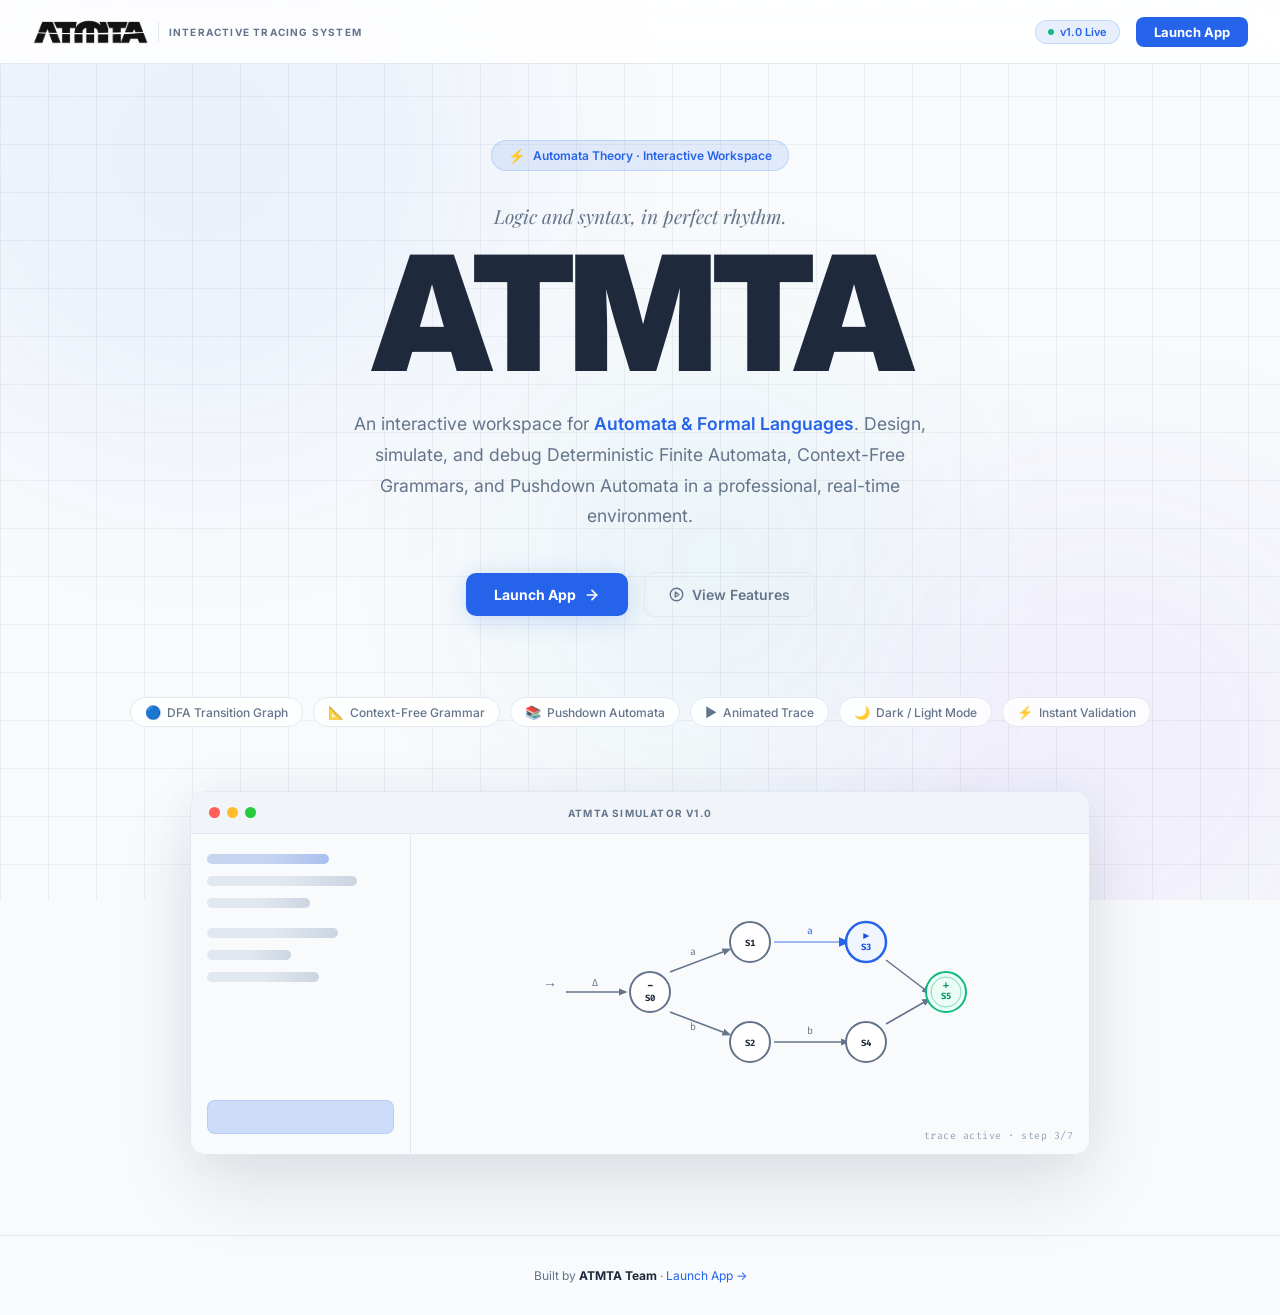
<file: Automata-Theory/index.html>
<!DOCTYPE html>
<html lang="en">

<head>
    <meta charset="UTF-8">
    <meta name="viewport" content="width=device-width, initial-scale=1.0">
    <title>ATMTA - Interactive Tracing System</title>
    <meta name="description" content="An interactive workspace for Automata & Formal Languages. Design, simulate, and debug DFAs, CFGs, and PDAs in real-time.">
    <link href="https://fonts.googleapis.com/css2?family=Inter:wght@300;400;500;600;700;800;900&family=Fira+Code:wght@400;500&family=Playfair+Display:ital@1&display=swap" rel="stylesheet">

    <style>
        *, *::before, *::after { box-sizing: border-box; margin: 0; padding: 0; }

:root {
            --bg: #f8fafc;
            --bg2: #ffffff;
            --border: #e2e8f0;
            --accent: #2563eb;
            --accent2: #2563eb;
            --accent-glow: rgba(37, 99, 235, 0.2);
            --text: #1e293b;
            --muted: #64748b;
            --green: #10b981;
            --card-bg: rgba(255, 255, 255, 0.85);
        }

        html { scroll-behavior: smooth; }

        body {
            font-family: 'Inter', sans-serif;
            background-color: var(--bg);
            color: var(--text);
            min-height: 100vh;
            overflow-x: hidden;
            display: flex;
            flex-direction: column;
        }

        /* ─── Animated grid background ─── */
        .bg-grid {
            position: fixed;
            inset: 0;
            z-index: 0;
            background-image:
                linear-gradient(to right, rgba(51, 65, 85, 0.06) 1px, transparent 1px),
                linear-gradient(to bottom, rgba(51, 65, 85, 0.06) 1px, transparent 1px);
            background-size: 48px 48px;
            pointer-events: none;
        }

        /* ─── Radial glow blobs ─── */
        .bg-blobs {
            position: fixed;
            inset: 0;
            z-index: 0;
            pointer-events: none;
            overflow: hidden;
        }
        .blob {
            position: absolute;
            border-radius: 50%;
            filter: blur(120px);
            opacity: 0.06;
            animation: blobDrift 18s ease-in-out infinite alternate;
        }
        .blob-1 { width: 600px; height: 600px; background: #2563eb; top: -150px; left: -100px; animation-delay: 0s; }
        .blob-2 { width: 500px; height: 500px; background: #7c3aed; bottom: -100px; right: -80px; animation-delay: -6s; }
        .blob-3 { width: 400px; height: 400px; background: #0891b2; top: 40%; left: 40%; animation-delay: -12s; }

        @keyframes blobDrift {
            0%   { transform: translate(0, 0) scale(1); }
            50%  { transform: translate(40px, -30px) scale(1.08); }
            100% { transform: translate(-20px, 50px) scale(0.95); }
        }

        /* ─── Navbar ─── */
        nav {
            position: fixed;
            top: 0; left: 0; right: 0;
            z-index: 100;
            display: flex;
            align-items: center;
            justify-content: space-between;
            padding: 0 2rem;
            height: 64px;
            background: rgba(255, 255, 255, 0.85);
            backdrop-filter: blur(12px);
            border-bottom: 1px solid var(--border);
            animation: slideDown 0.6s cubic-bezier(0.16, 1, 0.3, 1) both;
        }

        @keyframes slideDown {
            from { transform: translateY(-100%); opacity: 0; }
            to   { transform: translateY(0);    opacity: 1; }
        }

        .nav-logo {
            display: flex;
            align-items: center;
            gap: 10px;
            text-decoration: none;
        }
        .nav-logo img { height: 28px; width: auto; object-fit: contain; }
        .nav-logo-divider { width: 1px; height: 20px; background: var(--border); }
        .nav-logo-text {
            font-size: 10px;
            font-weight: 700;
            letter-spacing: 0.12em;
            text-transform: uppercase;
            color: var(--muted);
        }

        .nav-right { display: flex; align-items: center; gap: 1rem; }
        .nav-badge {
            display: flex;
            align-items: center;
            gap: 6px;
            padding: 4px 12px;
            border-radius: 99px;
            border: 1px solid rgba(96, 165, 250, 0.3);
            background: rgba(37, 99, 235, 0.1);
            font-size: 11px;
            font-weight: 600;
            color: var(--accent2);
        }
        .nav-badge-dot {
            width: 6px; height: 6px;
            border-radius: 50%;
            background: var(--green);
            animation: pulse 2s infinite;
        }
        @keyframes pulse {
            0%, 100% { opacity: 1; transform: scale(1); }
            50%       { opacity: 0.5; transform: scale(1.4); }
        }

        .nav-cta {
            padding: 7px 18px;
            border-radius: 8px;
            background: var(--accent);
            color: #fff;
            font-size: 13px;
            font-weight: 700;
            text-decoration: none;
            transition: background 0.2s, transform 0.15s, box-shadow 0.2s;
            box-shadow: 0 0 0 0 var(--accent-glow);
        }
        .nav-cta:hover {
            background: #1d4ed8;
            transform: translateY(-1px);
            box-shadow: 0 8px 24px var(--accent-glow);
        }

        /* ─── Hero ─── */
        main {
            position: relative;
            z-index: 1;
            flex: 1;
            display: flex;
            flex-direction: column;
            align-items: center;
            padding: 140px 24px 80px;
        }

        .hero-eyebrow {
            display: inline-flex;
            align-items: center;
            gap: 8px;
            padding: 6px 16px;
            border-radius: 99px;
            border: 1px solid rgba(96, 165, 250, 0.3);
            background: rgba(37, 99, 235, 0.1);
            font-size: 12px;
            font-weight: 600;
            color: var(--accent2);
            margin-bottom: 2rem;
            opacity: 0;
            animation: fadeUp 0.7s 0.3s cubic-bezier(0.16, 1, 0.3, 1) forwards;
        }
        .hero-eyebrow-icon { font-size: 14px; }

        .hero-italic {
            font-family: 'Playfair Display', serif;
            font-style: italic;
            font-size: clamp(1rem, 2vw, 1.2rem);
            color: var(--muted);
            margin-bottom: 0.75rem;
            opacity: 0;
            animation: fadeUp 0.7s 0.5s cubic-bezier(0.16, 1, 0.3, 1) forwards;
        }

        .hero-title {
            font-size: clamp(5rem, 14vw, 10rem);
            font-weight: 900;
            letter-spacing: -0.04em;
            line-height: 0.9;
            color: #1e293b;
            text-align: center;
            margin-bottom: 1.5rem;
            opacity: 0;
            animation: fadeUp 0.8s 0.6s cubic-bezier(0.16, 1, 0.3, 1) forwards;
        }

        .hero-sub {
            font-size: clamp(0.9rem, 1.8vw, 1.1rem);
            color: var(--muted);
            max-width: 580px;
            text-align: center;
            line-height: 1.75;
            margin-bottom: 2.5rem;
            opacity: 0;
            animation: fadeUp 0.7s 0.8s cubic-bezier(0.16, 1, 0.3, 1) forwards;
        }
        .hero-sub strong { color: var(--accent2); font-weight: 600; }

        .hero-actions {
            display: flex;
            align-items: center;
            gap: 1rem;
            margin-bottom: 5rem;
            opacity: 0;
            animation: fadeUp 0.7s 1s cubic-bezier(0.16, 1, 0.3, 1) forwards;
        }

        .btn-primary {
            display: inline-flex;
            align-items: center;
            gap: 8px;
            padding: 13px 28px;
            border-radius: 10px;
            background: var(--accent);
            color: #fff;
            font-size: 14px;
            font-weight: 700;
            text-decoration: none;
            transition: all 0.2s;
            box-shadow: 0 4px 24px var(--accent-glow);
        }
        .btn-primary:hover {
            background: #1d4ed8;
            transform: translateY(-2px);
            box-shadow: 0 12px 32px var(--accent-glow);
        }
        .btn-primary svg { transition: transform 0.2s; }
        .btn-primary:hover svg { transform: translateX(3px); }

        .btn-secondary {
            display: inline-flex;
            align-items: center;
            gap: 8px;
            padding: 13px 24px;
            border-radius: 10px;
            border: 1px solid var(--border);
            color: var(--muted);
            font-size: 14px;
            font-weight: 600;
            text-decoration: none;
            transition: all 0.2s;
        }
        .btn-secondary:hover {
            border-color: var(--accent2);
            color: var(--accent2);
            background: rgba(96, 165, 250, 0.07);
        }

        /* ─── Feature chips ─── */
        .feature-chips {
            display: flex;
            flex-wrap: wrap;
            gap: 10px;
            justify-content: center;
            margin-bottom: 4rem;
            opacity: 0;
            animation: fadeUp 0.7s 1.1s cubic-bezier(0.16, 1, 0.3, 1) forwards;
        }
        .chip {
            display: flex;
            align-items: center;
            gap: 6px;
            padding: 6px 14px;
            border-radius: 99px;
            border: 1px solid var(--border);
            background: var(--card-bg);
            font-size: 12px;
            font-weight: 500;
            color: var(--muted);
            backdrop-filter: blur(8px);
        }
        .chip-icon { font-size: 13px; }

        /* ─── Mockup Window ─── */
        .mockup-wrap {
            width: 100%;
            max-width: 900px;
            opacity: 0;
            animation: fadeUp 0.9s 1.2s cubic-bezier(0.16, 1, 0.3, 1) forwards;
        }

        .mockup-window {
            background: var(--card-bg);
            backdrop-filter: blur(12px);
            border-radius: 16px;
            border: 1px solid var(--border);
            overflow: hidden;
            box-shadow:
                0 0 0 1px rgba(0,0,0,0.04) inset,
                0 32px 80px rgba(0,0,0,0.1),
                0 0 60px rgba(37,99,235,0.05);
        }

        .mockup-header {
            background: #f1f5f9;
            height: 42px;
            display: flex;
            align-items: center;
            padding: 0 18px;
            border-bottom: 1px solid var(--border);
            position: relative;
        }
        .mockup-dots { display: flex; gap: 7px; }
        .mockup-dot { width: 11px; height: 11px; border-radius: 50%; }
        .dot-red    { background: #ff5f56; }
        .dot-yellow { background: #ffbd2e; }
        .dot-green  { background: #27c93f; }
        .mockup-title {
            position: absolute;
            left: 50%;
            transform: translateX(-50%);
            font-size: 10px;
            font-weight: 700;
            letter-spacing: 0.12em;
            color: var(--muted);
            text-transform: uppercase;
        }

        .mockup-body {
            display: flex;
            height: 320px;
            background: #f8fafc;
        }

        .mockup-sidebar {
            width: 220px;
            border-right: 1px solid var(--border);
            padding: 20px 16px;
            display: flex;
            flex-direction: column;
            gap: 12px;
            flex-shrink: 0;
        }
        .mock-bar {
            height: 10px;
            border-radius: 6px;
            background: var(--border);
            animation: shimmer 2.5s infinite linear;
            background-size: 200% 100%;
            background-image: linear-gradient(90deg, #e2e8f0 25%, #cbd5e1 50%, #e2e8f0 75%);
        }
        .mock-bar.accent { background-image: linear-gradient(90deg, rgba(37,99,235,0.15) 25%, rgba(37,99,235,0.3) 50%, rgba(37,99,235,0.15) 75%); }
        @keyframes shimmer {
            0%   { background-position: 200% 0; }
            100% { background-position: -200% 0; }
        }
        .mock-btn {
            height: 34px;
            border-radius: 8px;
            background: rgba(37,99,235,0.2);
            border: 1px solid rgba(96,165,250,0.25);
            margin-top: auto;
        }

        .mockup-canvas {
            flex: 1;
            display: flex;
            align-items: center;
            justify-content: center;
            position: relative;
            overflow: hidden;
        }

        /* Animated DFA inside mockup */
        .mini-dfa { position: relative; }
        .mini-dfa svg { overflow: visible; }
        .dfa-node-circle {
            transition: all 0.4s;
        }
        @keyframes nodeGlow {
            0%, 100% { filter: drop-shadow(0 0 0px #2563eb); }
            50%       { filter: drop-shadow(0 0 12px #2563eb); }
        }
        .node-active { animation: nodeGlow 1.5s ease-in-out infinite; }

        /* ─── Animations ─── */
        @keyframes fadeUp {
            from { opacity: 0; transform: translateY(28px); }
            to   { opacity: 1; transform: translateY(0); }
        }

        /* ─── Footer ─── */
        footer {
            position: relative;
            z-index: 1;
            text-align: center;
            padding: 2rem;
            font-size: 12px;
            color: var(--muted);
            border-top: 1px solid var(--border);
        }
        footer a { color: var(--accent2); text-decoration: none; }
        footer a:hover { text-decoration: underline; }

        @media (max-width: 600px) {
            .mockup-sidebar { display: none; }
            .hero-actions { flex-direction: column; }
        }
    </style>
</head>

<body>
    <div class="bg-grid"></div>
    <div class="bg-blobs">
        <div class="blob blob-1"></div>
        <div class="blob blob-2"></div>
        <div class="blob blob-3"></div>
    </div>

    <!-- Navbar -->
    <nav>
        <a href="#" class="nav-logo">
            <img src="logo_atmt.png" alt="ATMTA Logo">
            <div class="nav-logo-divider"></div>
            <span class="nav-logo-text">Interactive Tracing System</span>
        </a>
        <div class="nav-right">
            <div class="nav-badge">
                <span class="nav-badge-dot"></span>
                v1.0 Live
            </div>
            <a href="DFA_Tester.html" class="nav-cta">Launch App</a>
        </div>
    </nav>

    <!-- Hero -->
    <main>
        <div class="hero-eyebrow">
            <span class="hero-eyebrow-icon">⚡</span>
            Automata Theory · Interactive Workspace
        </div>

        <p class="hero-italic">Logic and syntax, in perfect rhythm.</p>

        <h1 class="hero-title">ATMTA</h1>

        <p class="hero-sub">
            An interactive workspace for <strong>Automata &amp; Formal Languages</strong>.
            Design, simulate, and debug Deterministic Finite Automata,
            Context-Free Grammars, and Pushdown Automata in a professional, real-time environment.
        </p>

        <div class="hero-actions">
            <a href="DFA_Tester.html" class="btn-primary">
                Launch App
                <svg width="16" height="16" viewBox="0 0 24 24" fill="none" stroke="currentColor" stroke-width="2.5" stroke-linecap="round" stroke-linejoin="round">
                    <line x1="5" y1="12" x2="19" y2="12"></line>
                    <polyline points="12 5 19 12 12 19"></polyline>
                </svg>
            </a>
            <a href="#features" class="btn-secondary">
                <svg width="15" height="15" viewBox="0 0 24 24" fill="none" stroke="currentColor" stroke-width="2.2" stroke-linecap="round" stroke-linejoin="round">
                    <circle cx="12" cy="12" r="10"/><polygon points="10 8 16 12 10 16 10 8"/>
                </svg>
                View Features
            </a>
        </div>

        <!-- Feature chips -->
        <div class="feature-chips" id="features">
            <div class="chip"><span class="chip-icon">🔵</span> DFA Transition Graph</div>
            <div class="chip"><span class="chip-icon">📐</span> Context-Free Grammar</div>
            <div class="chip"><span class="chip-icon">📚</span> Pushdown Automata</div>
            <div class="chip"><span class="chip-icon">▶</span> Animated Trace</div>
            <div class="chip"><span class="chip-icon">🌙</span> Dark / Light Mode</div>
            <div class="chip"><span class="chip-icon">⚡</span> Instant Validation</div>
        </div>

        <!-- Mockup -->
        <div class="mockup-wrap">
            <div class="mockup-window">
                <div class="mockup-header">
                    <div class="mockup-dots">
                        <div class="mockup-dot dot-red"></div>
                        <div class="mockup-dot dot-yellow"></div>
                        <div class="mockup-dot dot-green"></div>
                    </div>
                    <div class="mockup-title">ATMTA Simulator v1.0</div>
                </div>
                <div class="mockup-body">
                    <!-- Sidebar skeleton -->
                    <div class="mockup-sidebar">
                        <div class="mock-bar accent" style="width:65%"></div>
                        <div class="mock-bar" style="width:80%"></div>
                        <div class="mock-bar" style="width:55%"></div>
                        <div class="mock-bar" style="width:70%; margin-top:8px"></div>
                        <div class="mock-bar" style="width:45%"></div>
                        <div class="mock-bar" style="width:60%"></div>
                        <div class="mock-btn"></div>
                    </div>
                    <!-- Canvas area -->
                    <div class="mockup-canvas">
                        <div class="mini-dfa">
                            <svg width="480" height="220" viewBox="0 0 480 220">
                                <defs>
                                    <marker id="arr" viewBox="0 0 10 10" refX="6" refY="5" markerWidth="6" markerHeight="6" orient="auto-start-reverse">
                                        <path d="M 0 1 L 10 5 L 0 9 z" fill="#64748b"/>
                                    </marker>
                                    <marker id="arr-active" viewBox="0 0 10 10" refX="6" refY="5" markerWidth="6" markerHeight="6" orient="auto-start-reverse">
                                        <path d="M 0 1 L 10 5 L 0 9 z" fill="#2563eb"/>
                                    </marker>
                                </defs>

                                <!-- Edges -->
                                <line x1="56" y1="110" x2="114" y2="110" stroke="#64748b" stroke-width="1.5" marker-end="url(#arr)"/>
                                <text x="85" y="104" fill="#64748b" font-size="10" text-anchor="middle" font-family="Fira Code, monospace">Δ</text>

                                <line x1="160" y1="90" x2="218" y2="68" stroke="#64748b" stroke-width="1.5" marker-end="url(#arr)"/>
                                <text x="183" y="73" fill="#64748b" font-size="10" text-anchor="middle" font-family="Fira Code, monospace">a</text>

                                <line x1="160" y1="130" x2="218" y2="152" stroke="#64748b" stroke-width="1.5" marker-end="url(#arr)"/>
                                <text x="183" y="148" fill="#64748b" font-size="10" text-anchor="middle" font-family="Fira Code, monospace">b</text>

                                <!-- Active edge - animated -->
                                <line x1="264" y1="60" x2="336" y2="60" stroke="#2563eb" stroke-width="2" marker-end="url(#arr-active)" id="active-edge">
                                    <animate attributeName="stroke-opacity" values="0.3;1;0.3" dur="1.8s" repeatCount="indefinite"/>
                                </line>
                                <text x="300" y="52" fill="#2563eb" font-size="10" text-anchor="middle" font-family="Fira Code, monospace">a</text>

                                <line x1="264" y1="160" x2="336" y2="160" stroke="#64748b" stroke-width="1.5" marker-end="url(#arr)"/>
                                <text x="300" y="152" fill="#64748b" font-size="10" text-anchor="middle" font-family="Fira Code, monospace">b</text>

                                <line x1="376" y1="78" x2="418" y2="110" stroke="#64748b" stroke-width="1.5" marker-end="url(#arr)"/>
                                <line x1="376" y1="142" x2="418" y2="118" stroke="#64748b" stroke-width="1.5" marker-end="url(#arr)"/>

                                <!-- Nodes -->
                                <!-- S0 - start -->
                                <text x="40" y="107" fill="#64748b" font-size="14" font-weight="bold" text-anchor="middle" font-family="sans-serif">→</text>
                                <circle cx="140" cy="110" r="20" fill="#ffffff" stroke="#64748b" stroke-width="2"/>
                                <text x="140" y="107" fill="#1e293b" font-size="11" font-weight="bold" text-anchor="middle" font-family="Fira Code, monospace">−</text>
                                <text x="140" y="119" fill="#1e293b" font-size="9" font-weight="bold" text-anchor="middle" font-family="Fira Code, monospace">S0</text>

                                <!-- S1 -->
                                <circle cx="240" cy="60" r="20" fill="#ffffff" stroke="#64748b" stroke-width="2"/>
                                <text x="240" y="64" fill="#1e293b" font-size="9" font-weight="bold" text-anchor="middle" font-family="Fira Code, monospace">S1</text>

                                <!-- S2 -->
                                <circle cx="240" cy="160" r="20" fill="#ffffff" stroke="#64748b" stroke-width="2"/>
                                <text x="240" y="164" fill="#1e293b" font-size="9" font-weight="bold" text-anchor="middle" font-family="Fira Code, monospace">S2</text>

                                <!-- S3 - active (highlighted) -->
                                <circle class="dfa-node-circle node-active" cx="356" cy="60" r="20" fill="#eff6ff" stroke="#2563eb" stroke-width="2.5"/>
                                <text x="356" y="57" fill="#1d4ed8" font-size="11" font-weight="bold" text-anchor="middle" font-family="Fira Code, monospace">▶</text>
                                <text x="356" y="68" fill="#1d4ed8" font-size="9" font-weight="bold" text-anchor="middle" font-family="Fira Code, monospace">S3</text>

                                <!-- S4 -->
                                <circle cx="356" cy="160" r="20" fill="#ffffff" stroke="#64748b" stroke-width="2"/>
                                <text x="356" y="164" fill="#1e293b" font-size="9" font-weight="bold" text-anchor="middle" font-family="Fira Code, monospace">S4</text>

                                <!-- S5 - accept (double ring) -->
                                <circle cx="436" cy="110" r="20" fill="#ecfdf5" stroke="#10b981" stroke-width="2"/>
                                <circle cx="436" cy="110" r="15" fill="none" stroke="#10b981" stroke-width="1" opacity="0.5"/>
                                <text x="436" y="107" fill="#059669" font-size="11" font-weight="bold" text-anchor="middle" font-family="sans-serif">+</text>
                                <text x="436" y="117" fill="#059669" font-size="9" font-weight="bold" text-anchor="middle" font-family="Fira Code, monospace">S5</text>
                            </svg>
                        </div>

                        <!-- Subtle overlay text -->
                        <div style="position:absolute; bottom:12px; right:16px; font-size:10px; color:#94a3b8; font-family:'Fira Code', monospace; letter-spacing:0.05em;">
                            trace active · step 3/7
                        </div>
                    </div>
                </div>
            </div>
        </div>
    </main>

    <!-- Footer -->
    <footer>
        <p>Built by <strong style="color:var(--text)">ATMTA Team</strong> · <a href="DFA_Tester.html">Launch App →</a></p>
    </footer>
</body>
</html>
</file>
